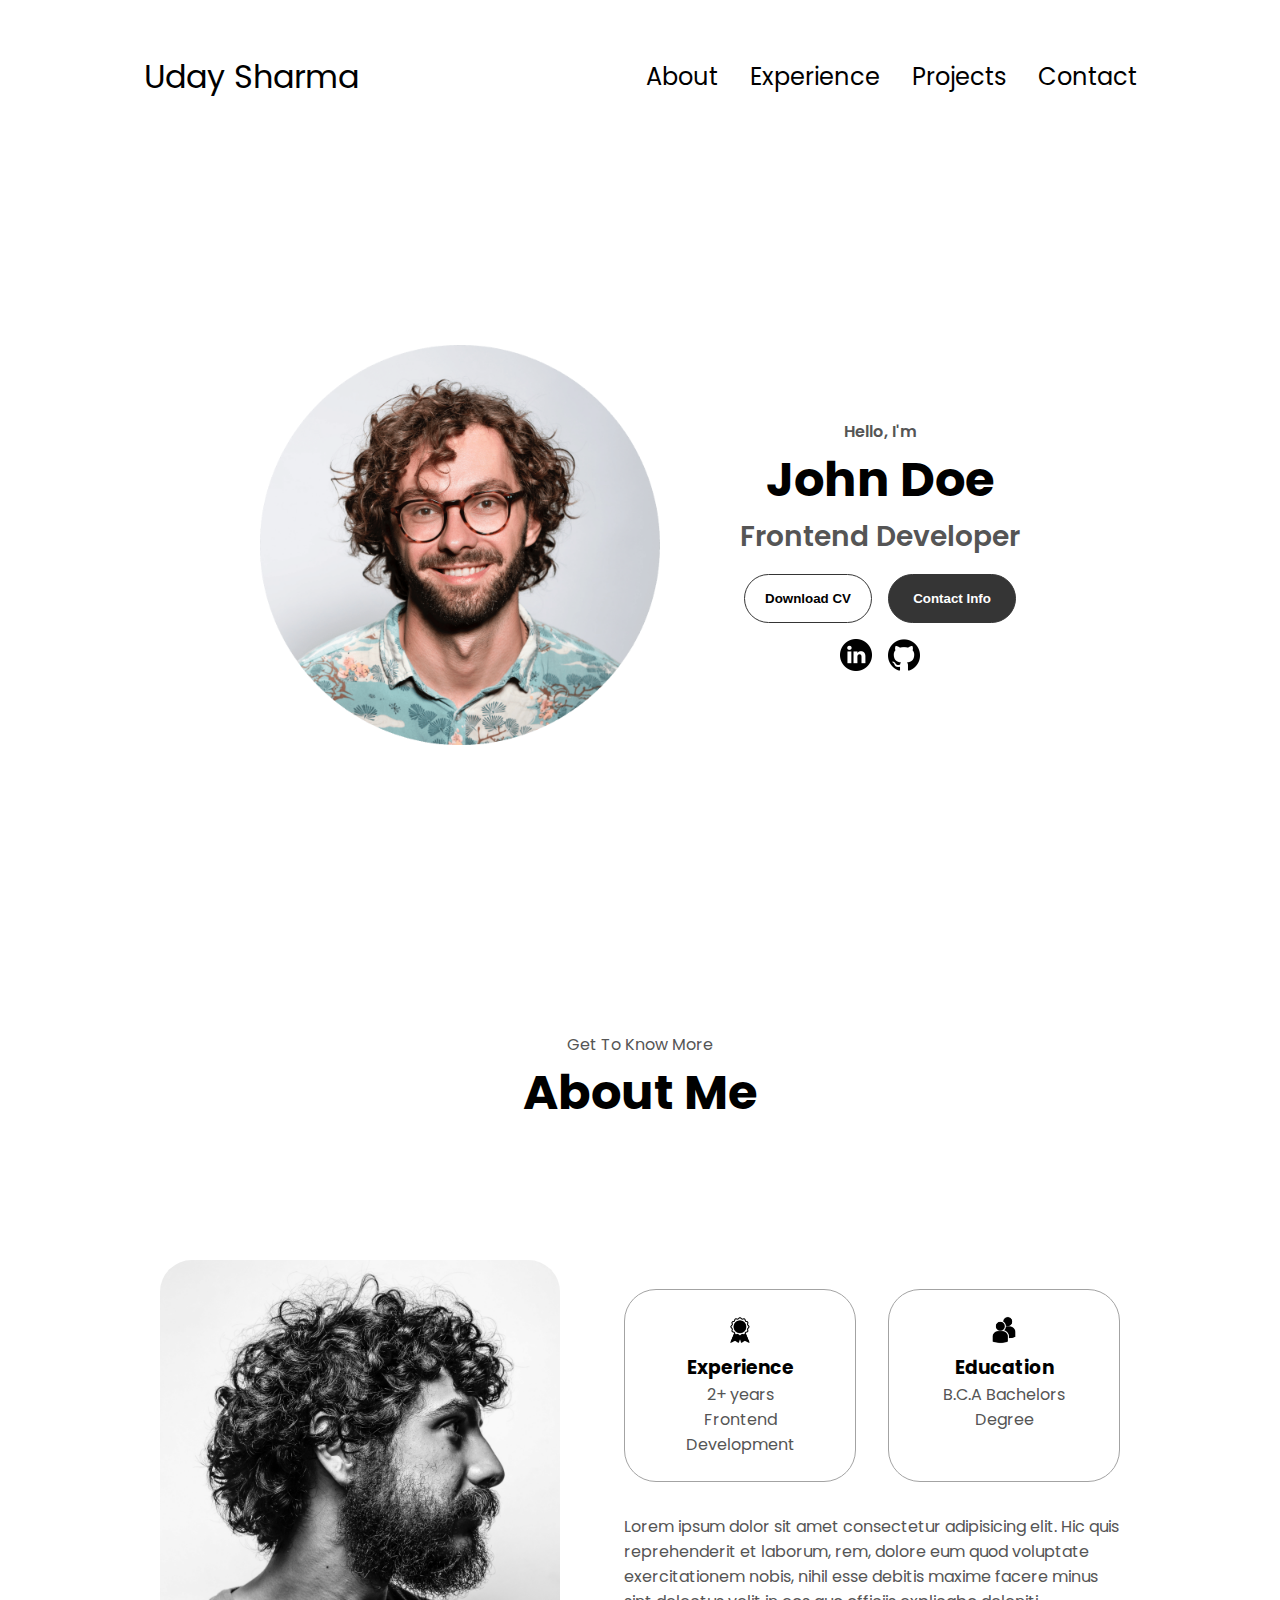
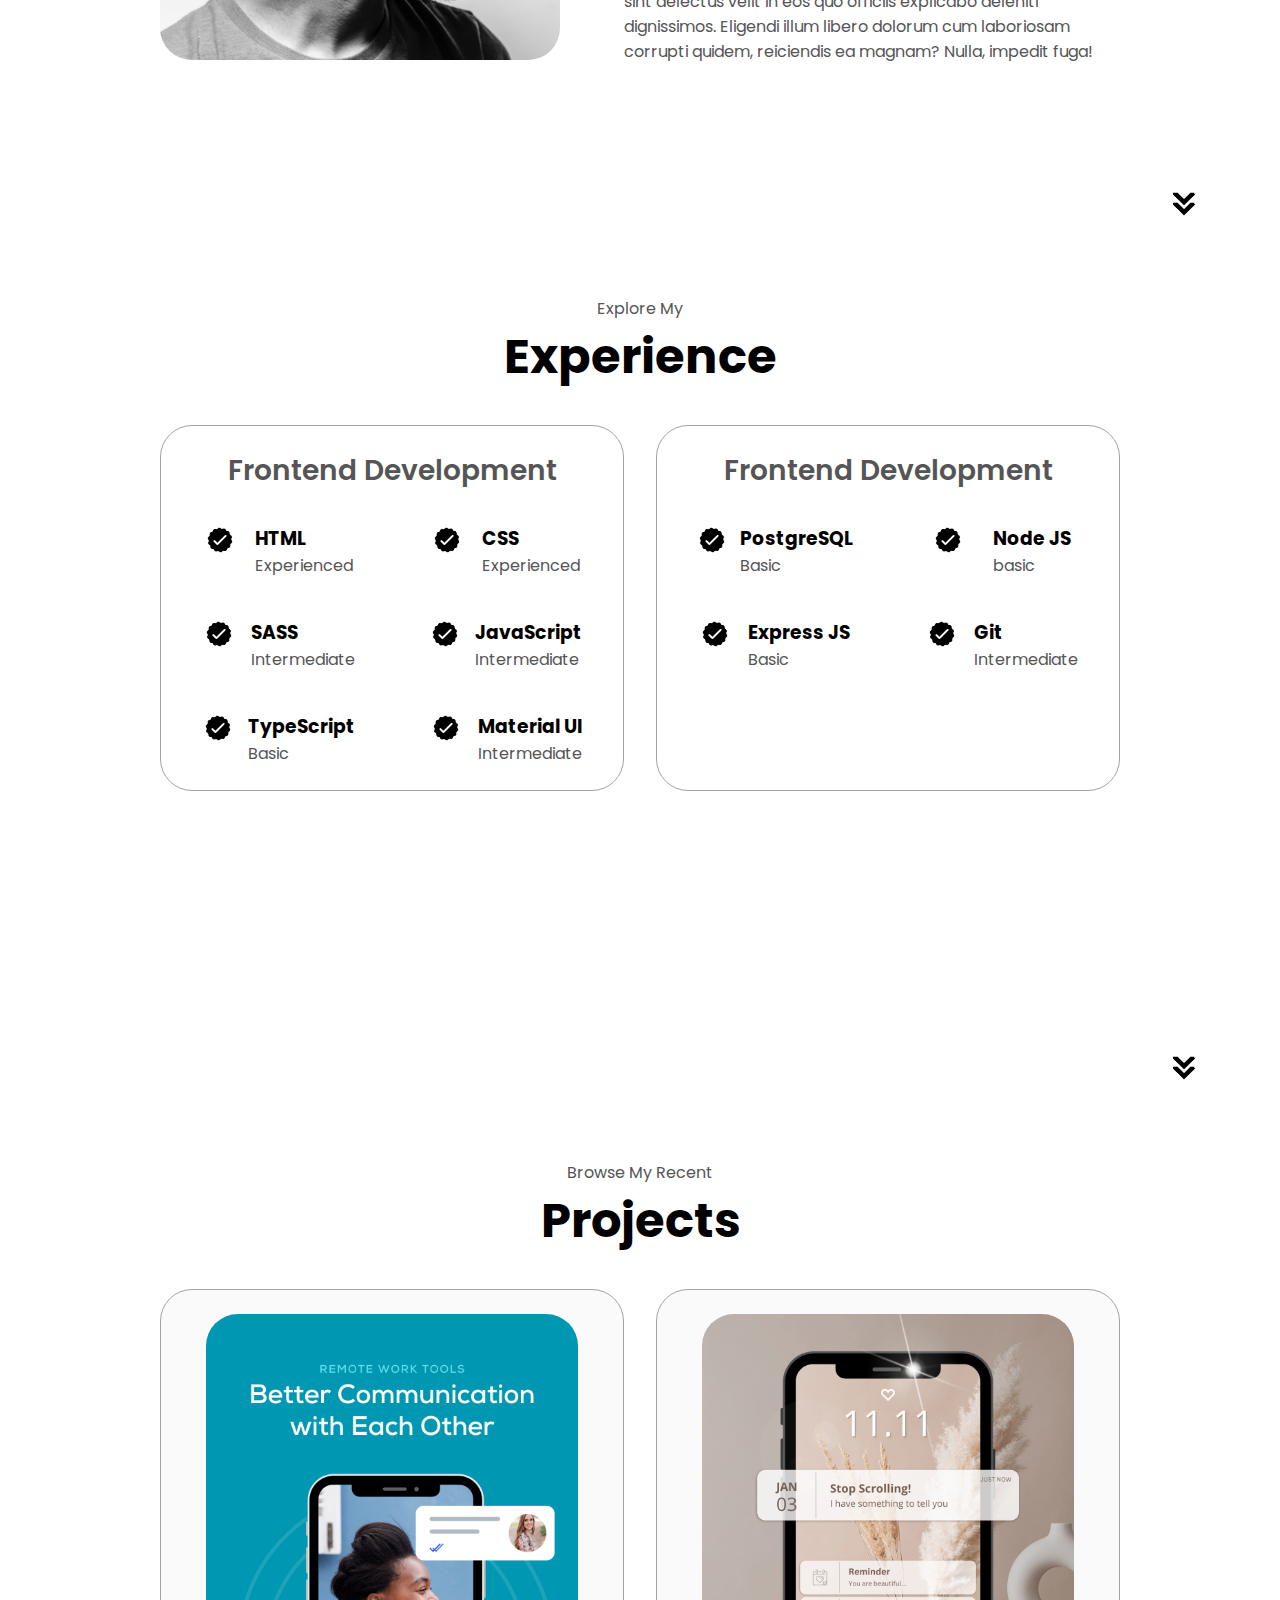
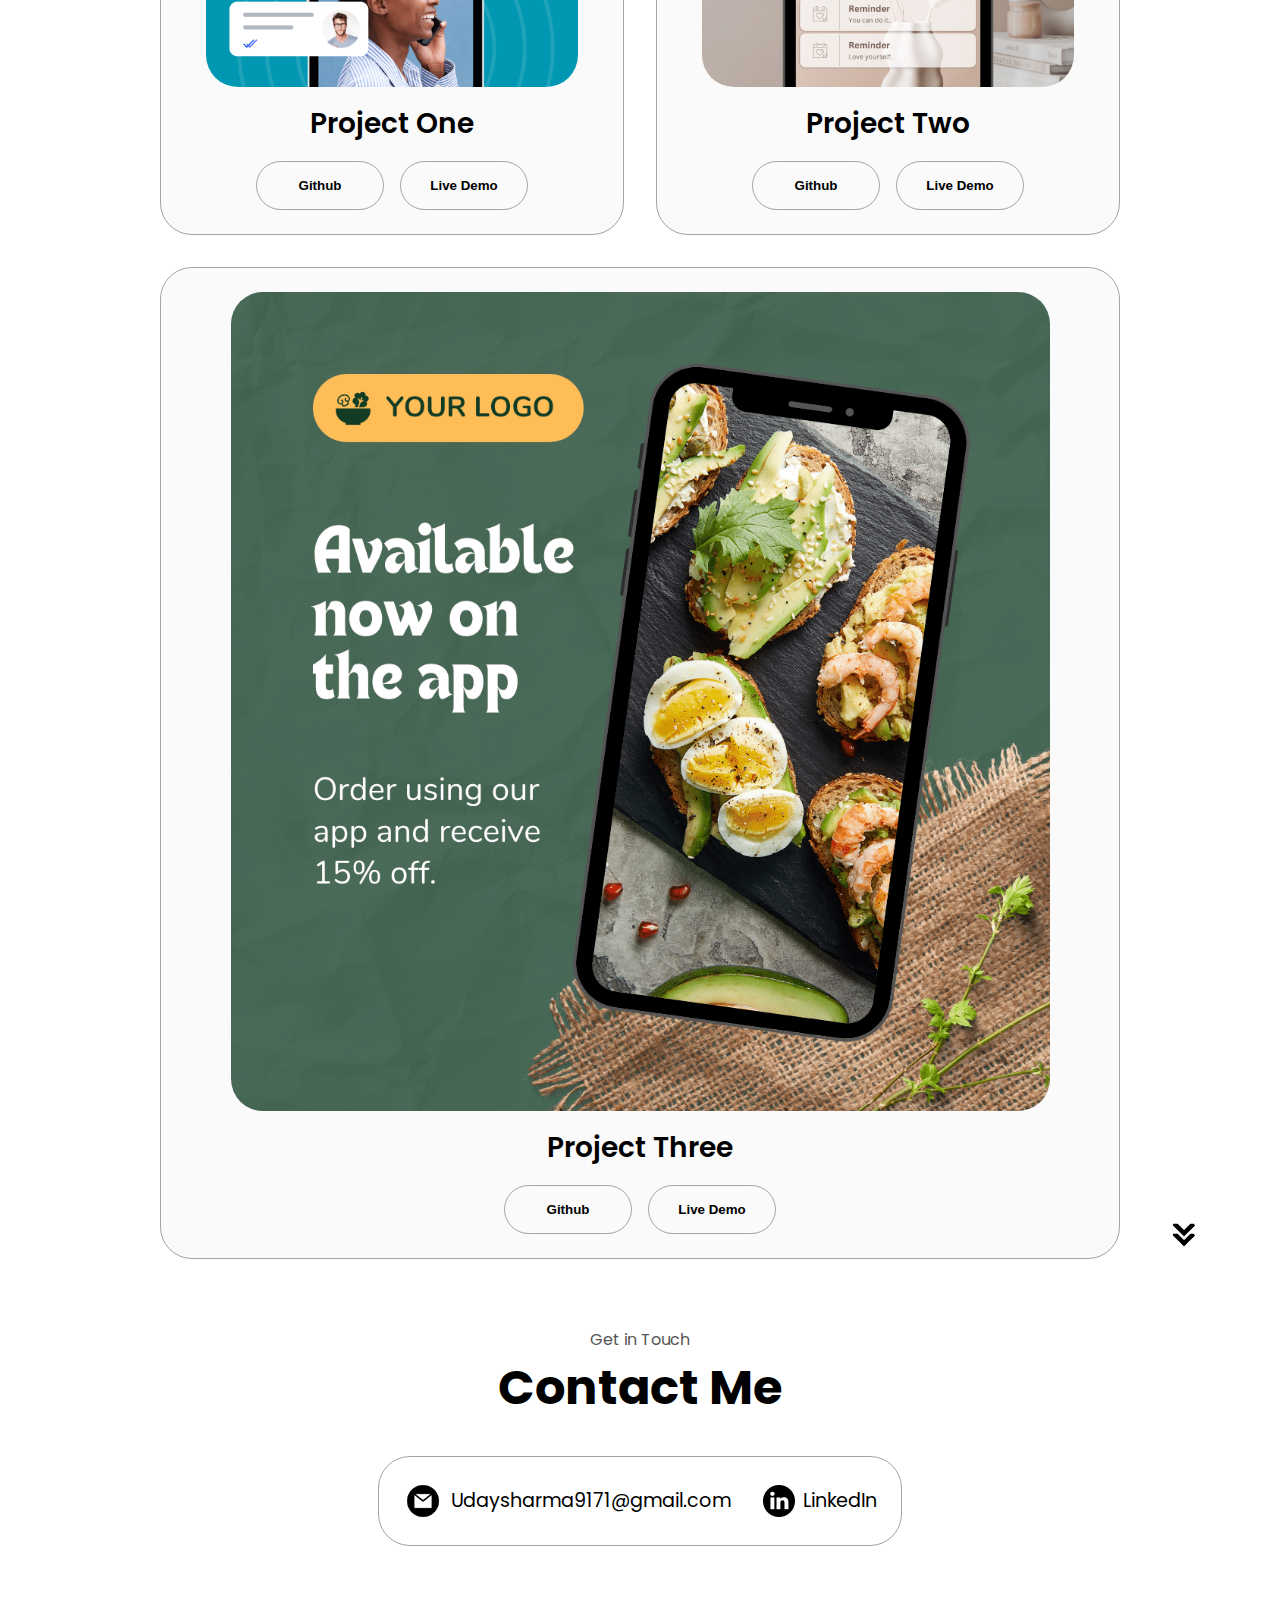
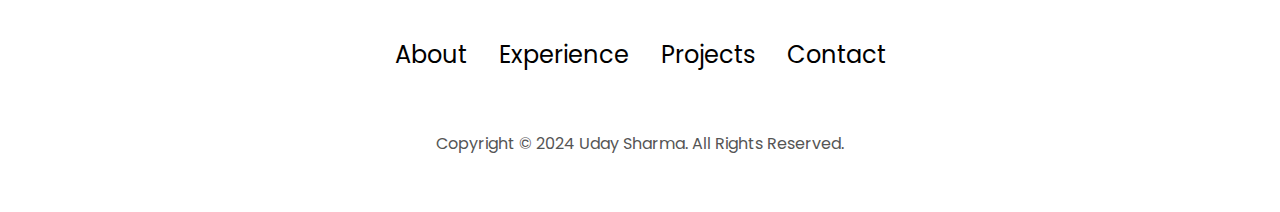
<file: indexx.html>
<!DOCTYPE html>
<html lang="en">
  <head>
    <meta charset="UTF-8" />
    <meta http-equiv="X-UA-Compatible" content="IE=edge" />
    <meta name="viewport" content="width=device-width, initial-scale=1.0" />
    <title>My Portfolio</title>
    <link rel="stylesheet" href="style.css" />
    <link rel="stylesheet" href="mediaqueries.css" />
  </head>
  <body>
    <nav id="desktop-nav">
      <div class="logo">Uday Sharma</div>
      <div>
        <ul class="nav-links">
          <li><a href="#about">About</a></li>
          <li><a href="#experience">Experience</a></li>
          <li><a href="#projects">Projects</a></li>
          <li><a href="#contact">Contact</a></li>
        </ul>
      </div>
    </nav>
    <nav id="hamburger-nav">
      <div class="logo">Uday Sharma</div>
      <div class="hamburger-menu">
        <div class="hamburger-icon" onclick="toggleMenu()">
          <span></span>
          <span></span>
          <span></span>
        </div>
        <div class="menu-links">
          <li><a href="#about" onclick="toggleMenu()">About</a></li>
          <li><a href="#experience" onclick="toggleMenu()">Experience</a></li>
          <li><a href="#projects" onclick="toggleMenu()">Projects</a></li>
          <li><a href="#contact" onclick="toggleMenu()">Contact</a></li>
        </div>
      </div>
    </nav>
    <section id="profile">
      <div class="section__pic-container">
        <img src="./assets/profile-pic.png" alt="John Doe profile picture" />
      </div>
      <div class="section__text">
        <p class="section__text__p1">Hello, I'm</p>
        <h1 class="title">John Doe</h1>
        <p class="section__text__p2">Frontend Developer</p>
        <div class="btn-container">
          <button
            class="btn btn-color-2"
            onclick="window.open('./assets/resume-example.pdf')"
          >
            Download CV
          </button>
          <button class="btn btn-color-1" onclick="location.href='./#contact'">
            Contact Info
          </button>
        </div>
        <div id="socials-container">
          <img
            src="./assets/linkedin.png"
            alt="My LinkedIn profile"
            class="icon"
            onclick="location.href='https://linkedin.com/'"
          />
          <img
            src="./assets/github.png"
            alt="My Github profile"
            class="icon"
            onclick="location.href='https://github.com/'"
          />
        </div>
      </div>
    </section>
    <section id="about">
      <p class="section__text__p1">Get To Know More</p>
      <h1 class="title">About Me</h1>
      <div class="section-container">
        <div class="section__pic-container">
          <img
            src="./assets/about-pic.png"
            alt="Profile picture"
            class="about-pic"
          />
        </div>
        <div class="about-details-container">
          <div class="about-containers">
            <div class="details-container">
              <img
                src="./assets/experience.png"
                alt="Experience icon"
                class="icon"
              />
              <h3>Experience</h3>
              <p>2+ years <br />Frontend Development</p>
            </div>
            <div class="details-container">
              <img
                src="./assets/education.png"
                alt="Education icon"
                class="icon"
              />
              <h3>Education</h3>
              <p>B.C.A Bachelors Degree</p>
            </div>
          </div>
          <div class="text-container">
            <p>
              Lorem ipsum dolor sit amet consectetur adipisicing elit. Hic quis
              reprehenderit et laborum, rem, dolore eum quod voluptate
              exercitationem nobis, nihil esse debitis maxime facere minus sint
              delectus velit in eos quo officiis explicabo deleniti dignissimos.
              Eligendi illum libero dolorum cum laboriosam corrupti quidem,
              reiciendis ea magnam? Nulla, impedit fuga!
            </p>
          </div>
        </div>
      </div>
      <img
        src="./assets/arrow.png"
        alt="Arrow icon"
        class="icon arrow"
        onclick="location.href='./#experience'"
      />
    </section>
    <section id="experience">
      <p class="section__text__p1">Explore My</p>
      <h1 class="title">Experience</h1>
      <div class="experience-details-container">
        <div class="about-containers">
          <div class="details-container">
            <h2 class="experience-sub-title">Frontend Development</h2>
            <div class="article-container">
              <article>
                <img
                  src="./assets/checkmark.png"
                  alt="Experience icon"
                  class="icon"
                />
                <div>
                  <h3>HTML</h3>
                  <p>Experienced</p>
                </div>
              </article>
              <article>
                <img
                  src="./assets/checkmark.png"
                  alt="Experience icon"
                  class="icon"
                />
                <div>
                  <h3>CSS</h3>
                  <p>Experienced</p>
                </div>
              </article>
              <article>
                <img
                  src="./assets/checkmark.png"
                  alt="Experience icon"
                  class="icon"
                />
                <div>
                  <h3>SASS</h3>
                  <p>Intermediate</p>
                </div>
              </article>
              <article>
                <img
                  src="./assets/checkmark.png"
                  alt="Experience icon"
                  class="icon"
                />
                <div>
                  <h3>JavaScript</h3>
                  <p>Intermediate</p>
                </div>
              </article>
              <article>
                <img
                  src="./assets/checkmark.png"
                  alt="Experience icon"
                  class="icon"
                />
                <div>
                  <h3>TypeScript</h3>
                  <p>Basic</p>
                </div>
              </article>
              <article>
                <img
                  src="./assets/checkmark.png"
                  alt="Experience icon"
                  class="icon"
                />
                <div>
                  <h3>Material UI</h3>
                  <p>Intermediate</p>
                </div>
              </article>
            </div>
          </div>
          <div class="details-container">
            <h2 class="experience-sub-title">Frontend Development</h2>
            <div class="article-container">
              <article>
                <img
                  src="./assets/checkmark.png"
                  alt="Experience icon"
                  class="icon"
                />
                <div>
                  <h3>PostgreSQL</h3>
                  <p>Basic</p>
                </div>
              </article>
              <article>
                <img
                  src="./assets/checkmark.png"
                  alt="Experience icon"
                  class="icon"
                />
                <div>
                  <h3>Node JS</h3>
                  <p>basic</p>
                </div>
              </article>
              <article>
                <img
                  src="./assets/checkmark.png"
                  alt="Experience icon"
                  class="icon"
                />
                <div>
                  <h3>Express JS</h3>
                  <p>Basic</p>
                </div>
              </article>
              <article>
                <img
                  src="./assets/checkmark.png"
                  alt="Experience icon"
                  class="icon"
                />
                <div>
                  <h3>Git</h3>
                  <p>Intermediate</p>
                </div>
              </article>
            </div>
          </div>
        </div>
      </div>
      <img
        src="./assets/arrow.png"
        alt="Arrow icon"
        class="icon arrow"
        onclick="location.href='./#projects'"
      />
    </section>
    <section id="projects">
      <p class="section__text__p1">Browse My Recent</p>
      <h1 class="title">Projects</h1>
      <div class="experience-details-container">
        <div class="about-containers">
          <div class="details-container color-container">
            <div class="article-container">
              <img
                src="./assets/project-1.png"
                alt="Project 1"
                class="project-img"
              />
            </div>
            <h2 class="experience-sub-title project-title">Project One</h2>
            <div class="btn-container">
              <button
                class="btn btn-color-2 project-btn"
                onclick="location.href='https://github.com/'"
              >
                Github
              </button>
              <button
                class="btn btn-color-2 project-btn"
                onclick="location.href='https://github.com/'"
              >
                Live Demo
              </button>
            </div>
          </div>
          <div class="details-container color-container">
            <div class="article-container">
              <img
                src="./assets/project-2.png"
                alt="Project 2"
                class="project-img"
              />
            </div>
            <h2 class="experience-sub-title project-title">Project Two</h2>
            <div class="btn-container">
              <button
                class="btn btn-color-2 project-btn"
                onclick="location.href='https://github.com/'"
              >
                Github
              </button>
              <button
                class="btn btn-color-2 project-btn"
                onclick="location.href='https://github.com/'"
              >
                Live Demo
              </button>
            </div>
          </div>
          <div class="details-container color-container">
            <div class="article-container">
              <img
                src="./assets/project-3.png"
                alt="Project 3"
                class="project-img"
              />
            </div>
            <h2 class="experience-sub-title project-title">Project Three</h2>
            <div class="btn-container">
              <button
                class="btn btn-color-2 project-btn"
                onclick="location.href='https://github.com/'"
              >
                Github
              </button>
              <button
                class="btn btn-color-2 project-btn"
                onclick="location.href='https://github.com/'"
              >
                Live Demo
              </button>
            </div>
          </div>
        </div>
      </div>
      <img
        src="./assets/arrow.png"
        alt="Arrow icon"
        class="icon arrow"
        onclick="location.href='./#contact'"
      />
    </section>
    <section id="contact">
      <p class="section__text__p1">Get in Touch</p>
      <h1 class="title">Contact Me</h1>
      <div class="contact-info-upper-container">
        <div class="contact-info-container">
          <img
            src="./assets/email.png"
            alt="Email icon"
            class="icon contact-icon email-icon"
          />
          <p><a href="mailto:examplemail@gmail.com">Udaysharma9171@gmail.com</a></p>
        </div>
        <div class="contact-info-container">
          <img
            src="./assets/linkedin.png"
            alt="LinkedIn icon"
            class="icon contact-icon"
          />
          <p><a href="https://www.linkedin.com/in/devuday9171/">LinkedIn</a></p>
        </div>
      </div>
    </section>
    <footer>
      <nav>
        <div class="nav-links-container">
          <ul class="nav-links">
            <li><a href="#about">About</a></li>
            <li><a href="#experience">Experience</a></li>
            <li><a href="#projects">Projects</a></li>
            <li><a href="#contact">Contact</a></li>
          </ul>
        </div>
      </nav>
      <p>Copyright &#169; 2024 Uday Sharma. All Rights Reserved.</p>
    </footer>
    <script src="script.js"></script>
  </body>
</html>
</file>
<file: style.css>
/* GENERAL */

@import url("https://fonts.googleapis.com/css2?family=Poppins:wght@300;400;500;600&display=swap");

* {
  margin: 0;
  padding: 0;
}

body {
  font-family: "Poppins", sans-serif;
}

html {
  scroll-behavior: smooth;
}

p {
  color: rgb(85, 85, 85);
}

/* TRANSITION */

a,
.btn {
  transition: all 300ms ease;
}

/* DESKTOP NAV */

nav,
.nav-links {
  display: flex;
}

nav {
  justify-content: space-around;
  align-items: center;
  height: 17vh;
}

.nav-links {
  gap: 2rem;
  list-style: none;
  font-size: 1.5rem;
}

a {
  color: black;
  text-decoration: none;
  text-decoration-color: white;
}

a:hover {
  color: grey;
  text-decoration: underline;
  text-underline-offset: 1rem;
  text-decoration-color: rgb(181, 181, 181);
}

.logo {
  font-size: 2rem;
}

.logo:hover {
  cursor: default;
}

/* HAMBURGER MENU */

#hamburger-nav {
  display: none;
}

.hamburger-menu {
  position: relative;
  display: inline-block;
}

.hamburger-icon {
  display: flex;
  flex-direction: column;
  justify-content: space-between;
  height: 24px;
  width: 30px;
  cursor: pointer;
}

.hamburger-icon span {
  width: 100%;
  height: 2px;
  background-color: black;
  transition: all 0.3 ease-in-out;
}

.menu-links {
  position: absolute;
  top: 100%;
  right: 0;
  background-color: white;
  width: fit-content;
  max-height: 0;
  overflow: hidden;
  transition: all 0.3 ease-in-out;
}

.menu-links a {
  display: block;
  padding: 10px;
  text-align: center;
  font-size: 1.5rem;
  color: black;
  text-decoration: none;
  transition: all 0.3 ease-in-out;
}

.menu-links li {
  list-style: none;
}

.menu-links.open {
  max-height: 300px;
}

.hamburger-icon.open span:first-child {
  transform: rotate(45deg) translate(10px, 5px);
}

.hamburger-icon.open span:nth-child(2) {
  opacity: 0;
}

.hamburger-icon.open span:last-child {
  transform: rotate(-45deg) translate(10px, -5px);
}

.hamburger-icon span:first-child {
  transform: none;
}

.hamburger-icon span:first-child {
  opacity: 1;
}

.hamburger-icon span:first-child {
  transform: none;
}

/* SECTIONS */

section {
  padding-top: 4vh;
  height: 96vh;
  margin: 0 10rem;
  box-sizing: border-box;
  min-height: fit-content;
}

.section-container {
  display: flex;
}

/* PROFILE SECTION */

#profile {
  display: flex;
  justify-content: center;
  gap: 5rem;
  height: 80vh;
}

.section__pic-container {
  display: flex;
  height: 400px;
  width: 400px;
  margin: auto 0;
}

.section__text {
  align-self: center;
  text-align: center;
}

.section__text p {
  font-weight: 600;
}

.section__text__p1 {
  text-align: center;
}

.section__text__p2 {
  font-size: 1.75rem;
  margin-bottom: 1rem;
}

.title {
  font-size: 3rem;
  text-align: center;
}

#socials-container {
  display: flex;
  justify-content: center;
  margin-top: 1rem;
  gap: 1rem;
}

/* ICONS */

.icon {
  cursor: pointer;
  height: 2rem;
}

/* BUTTONS */

.btn-container {
  display: flex;
  justify-content: center;
  gap: 1rem;
}

.btn {
  font-weight: 600;
  transition: all 300ms ease;
  padding: 1rem;
  width: 8rem;
  border-radius: 2rem;
}

.btn-color-1,
.btn-color-2 {
  border: rgb(53, 53, 53) 0.1rem solid;
}

.btn-color-1:hover,
.btn-color-2:hover {
  cursor: pointer;
}

.btn-color-1,
.btn-color-2:hover {
  background: rgb(53, 53, 53);
  color: white;
}

.btn-color-1:hover {
  background: rgb(0, 0, 0);
}

.btn-color-2 {
  background: none;
}

.btn-color-2:hover {
  border: rgb(255, 255, 255) 0.1rem solid;
}

.btn-container {
  gap: 1rem;
}

/* ABOUT SECTION */

#about {
  position: relative;
}

.about-containers {
  gap: 2rem;
  margin-bottom: 2rem;
  margin-top: 2rem;
}

.about-details-container {
  justify-content: center;
  flex-direction: column;
}

.about-containers,
.about-details-container {
  display: flex;
}

.about-pic {
  border-radius: 2rem;
}

.arrow {
  position: absolute;
  right: -5rem;
  bottom: 2.5rem;
}

.details-container {
  padding: 1.5rem;
  flex: 1;
  background: white;
  border-radius: 2rem;
  border: rgb(53, 53, 53) 0.1rem solid;
  border-color: rgb(163, 163, 163);
  text-align: center;
}

.section-container {
  gap: 4rem;
  height: 80%;
}

.section__pic-container {
  height: 400px;
  width: 400px;
  margin: auto 0;
}

/* EXPERIENCE SECTION */

#experience {
  position: relative;
}

.experience-sub-title {
  color: rgb(85, 85, 85);
  font-weight: 600;
  font-size: 1.75rem;
  margin-bottom: 2rem;
}

.experience-details-container {
  display: flex;
  justify-content: center;
  flex-direction: column;
}

.article-container {
  display: flex;
  text-align: initial;
  flex-wrap: wrap;
  flex-direction: row;
  gap: 2.5rem;
  justify-content: space-around;
}

article {
  display: flex;
  width: 10rem;
  justify-content: space-around;
  gap: 0.5rem;
}

article .icon {
  cursor: default;
}

/* PROJECTS SECTION */

#projects {
  position: relative;
}

.color-container {
  border-color: rgb(163, 163, 163);
  background: rgb(250, 250, 250);
}

.project-img {
  border-radius: 2rem;
  width: 90%;
  height: 90%;
}

.project-title {
  margin: 1rem;
  color: black;
}

.project-btn {
  color: black;
  border-color: rgb(163, 163, 163);
}

/* CONTACT */

#contact {
  display: flex;
  justify-content: center;
  flex-direction: column;
  height: 70vh;
}

.contact-info-upper-container {
  display: flex;
  justify-content: center;
  border-radius: 2rem;
  border: rgb(53, 53, 53) 0.1rem solid;
  border-color: rgb(163, 163, 163);
  background: (250, 250, 250);
  margin: 2rem auto;
  padding: 0.5rem;
}

.contact-info-container {
  display: flex;
  align-items: center;
  justify-content: center;
  gap: 0.5rem;
  margin: 1rem;
}

.contact-info-container p {
  font-size: larger;
}

.contact-icon {
  cursor: default;
}

.email-icon {
  height: 2.5rem;
}

/* FOOTER SECTION */

footer {
  height: 26vh;
  margin: 0 1rem;
}

footer p {
  text-align: center;
}
</file>
<file: mediaqueries.css>
@media screen and (max-width: 1400px) {
  #profile {
    height: 83vh;
    margin-bottom: 6rem;
  }
  .about-containers {
    flex-wrap: wrap;
  }
  #contact,
  #projects {
    height: fit-content;
  }
}

@media screen and (max-width: 1200px) {
  #desktop-nav {
    display: none;
  }
  #hamburger-nav {
    display: flex;
  }
  #experience,
  .experience-details-container {
    margin-top: 2rem;
  }
  #profile,
  .section-container {
    display: block;
  }
  .arrow {
    display: none;
  }
  section,
  .section-container {
    height: fit-content;
  }
  section {
    margin: 0 5%;
  }
  .section__pic-container {
    width: 275px;
    height: 275px;
    margin: 0 auto 2rem;
  }
  .about-containers {
    margin-top: 0;
  }
}

@media screen and (max-width: 600px) {
  #contact,
  footer {
    height: 40vh;
  }
  #profile {
    height: 83vh;
    margin-bottom: 0;
  }
  article {
    font-size: 1rem;
  }
  footer nav {
    height: fit-content;
    margin-bottom: 2rem;
  }
  .about-containers,
  .contact-info-upper-container,
  .btn-container {
    flex-wrap: wrap;
  }
  .contact-info-container {
    margin: 0;
  }
  .contact-info-container p,
  .nav-links li a {
    font-size: 1rem;
  }
  .experience-sub-title {
    font-size: 1.25rem;
  }
  .logo {
    font-size: 1.5rem;
  }
  .nav-links {
    flex-direction: column;
    gap: 0.5rem;
    text-align: center;
  }
  .section__pic-container {
    width: auto;
    height: 46vw;
    justify-content: center;
  }
  .section__text__p2 {
    font-size: 1.25rem;
  }
  .title {
    font-size: 2rem;
  }
  .text-container {
    text-align: justify;
  }
}
</file>
